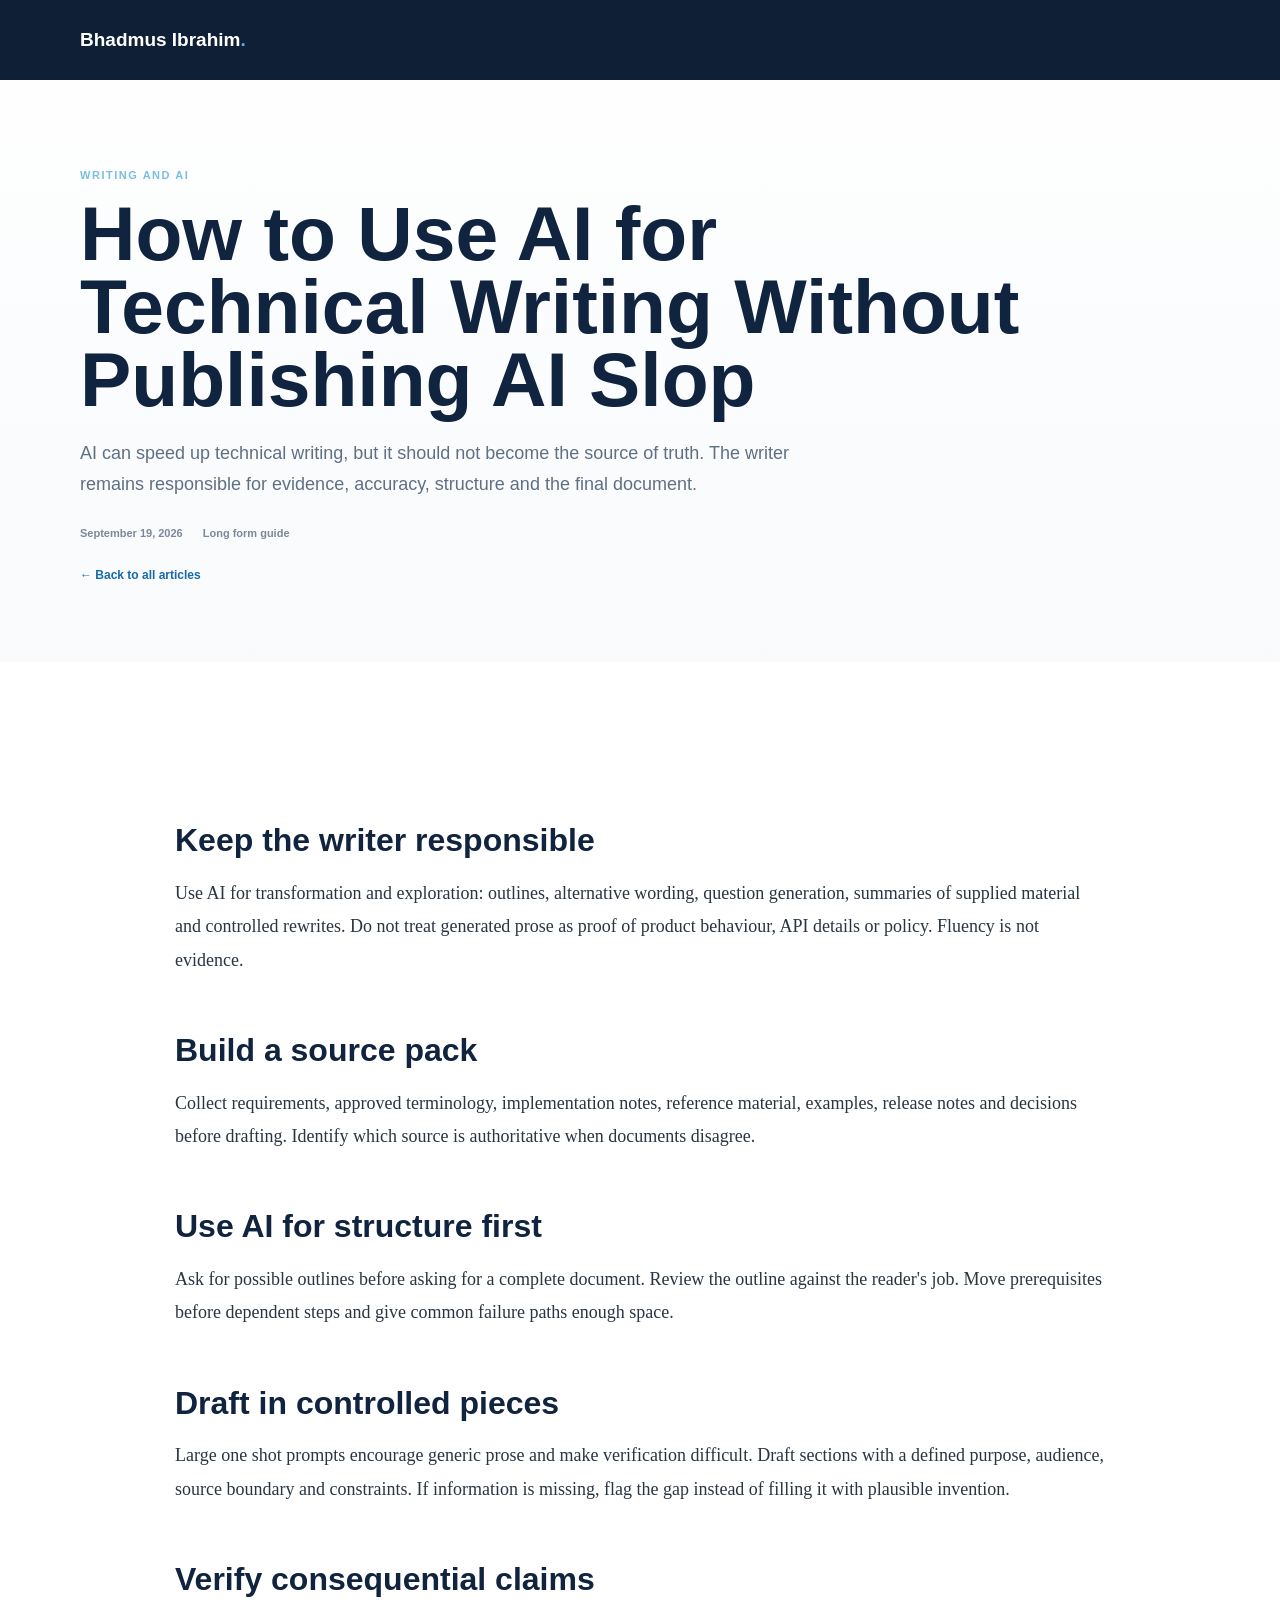
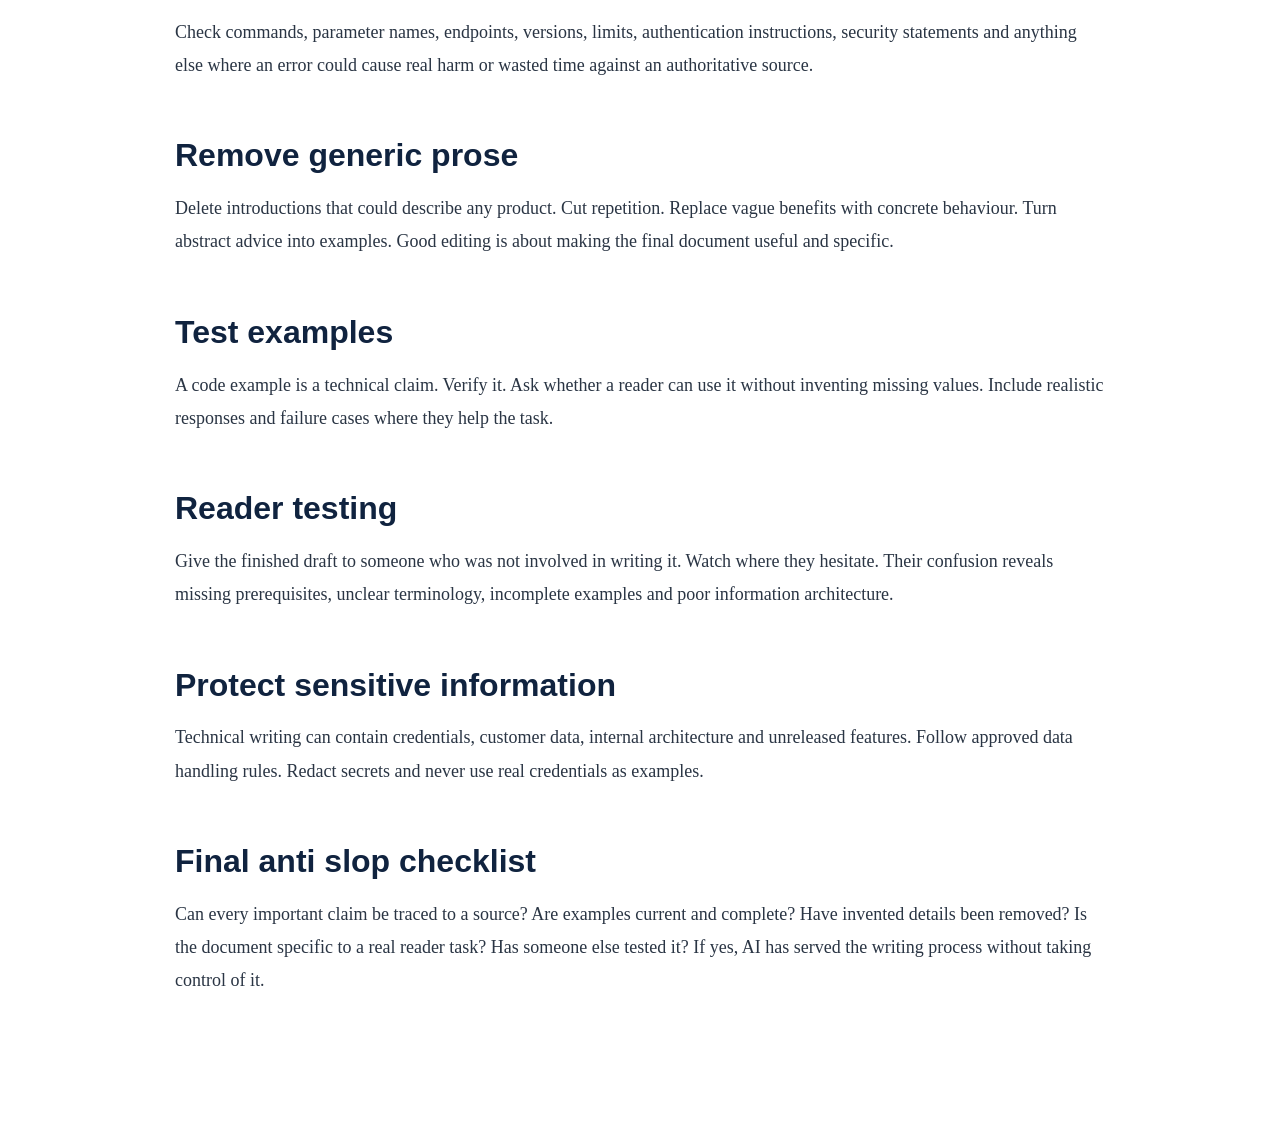
<file: blog/ai-technical-writing/index.html>
<!doctype html><html lang="en"><head><meta charset="utf-8"><meta name="viewport" content="width=device-width,initial-scale=1"><meta name="description" content="A human led workflow for using AI in technical writing without publishing generic or unverified prose."><link rel="stylesheet" href="../../styles.css"><link rel="icon" href="../../favicon.svg"><title>How to Use AI for Technical Writing Without Publishing AI Slop | Bhadmus Ibrahim</title></head><body><header><div class="wrap topbar"><a class="brand" href="../../index.html">Bhadmus Ibrahim<span>.</span></a></div></header><main><section class="article-hero"><div class="wrap"><small>Writing and AI</small><h1>How to Use AI for Technical Writing Without Publishing AI Slop</h1><p class="article-deck">AI can speed up technical writing, but it should not become the source of truth. The writer remains responsible for evidence, accuracy, structure and the final document.</p><div class="article-meta"><span>September 19, 2026</span><span>Long form guide</span></div><a class="back-blog" href="../../blog.html">← Back to all articles</a></div></section><section><div class="wrap article-layout"><article class="article-body"><h2>Keep the writer responsible</h2><p>Use AI for transformation and exploration: outlines, alternative wording, question generation, summaries of supplied material and controlled rewrites. Do not treat generated prose as proof of product behaviour, API details or policy. Fluency is not evidence.</p><h2>Build a source pack</h2><p>Collect requirements, approved terminology, implementation notes, reference material, examples, release notes and decisions before drafting. Identify which source is authoritative when documents disagree.</p><h2>Use AI for structure first</h2><p>Ask for possible outlines before asking for a complete document. Review the outline against the reader's job. Move prerequisites before dependent steps and give common failure paths enough space.</p><h2>Draft in controlled pieces</h2><p>Large one shot prompts encourage generic prose and make verification difficult. Draft sections with a defined purpose, audience, source boundary and constraints. If information is missing, flag the gap instead of filling it with plausible invention.</p><h2>Verify consequential claims</h2><p>Check commands, parameter names, endpoints, versions, limits, authentication instructions, security statements and anything else where an error could cause real harm or wasted time against an authoritative source.</p><h2>Remove generic prose</h2><p>Delete introductions that could describe any product. Cut repetition. Replace vague benefits with concrete behaviour. Turn abstract advice into examples. Good editing is about making the final document useful and specific.</p><h2>Test examples</h2><p>A code example is a technical claim. Verify it. Ask whether a reader can use it without inventing missing values. Include realistic responses and failure cases where they help the task.</p><h2>Reader testing</h2><p>Give the finished draft to someone who was not involved in writing it. Watch where they hesitate. Their confusion reveals missing prerequisites, unclear terminology, incomplete examples and poor information architecture.</p><h2>Protect sensitive information</h2><p>Technical writing can contain credentials, customer data, internal architecture and unreleased features. Follow approved data handling rules. Redact secrets and never use real credentials as examples.</p><h2>Final anti slop checklist</h2><p>Can every important claim be traced to a source? Are examples current and complete? Have invented details been removed? Is the document specific to a real reader task? Has someone else tested it? If yes, AI has served the writing process without taking control of it.</p></article></div></section></main></body></html>
</file>
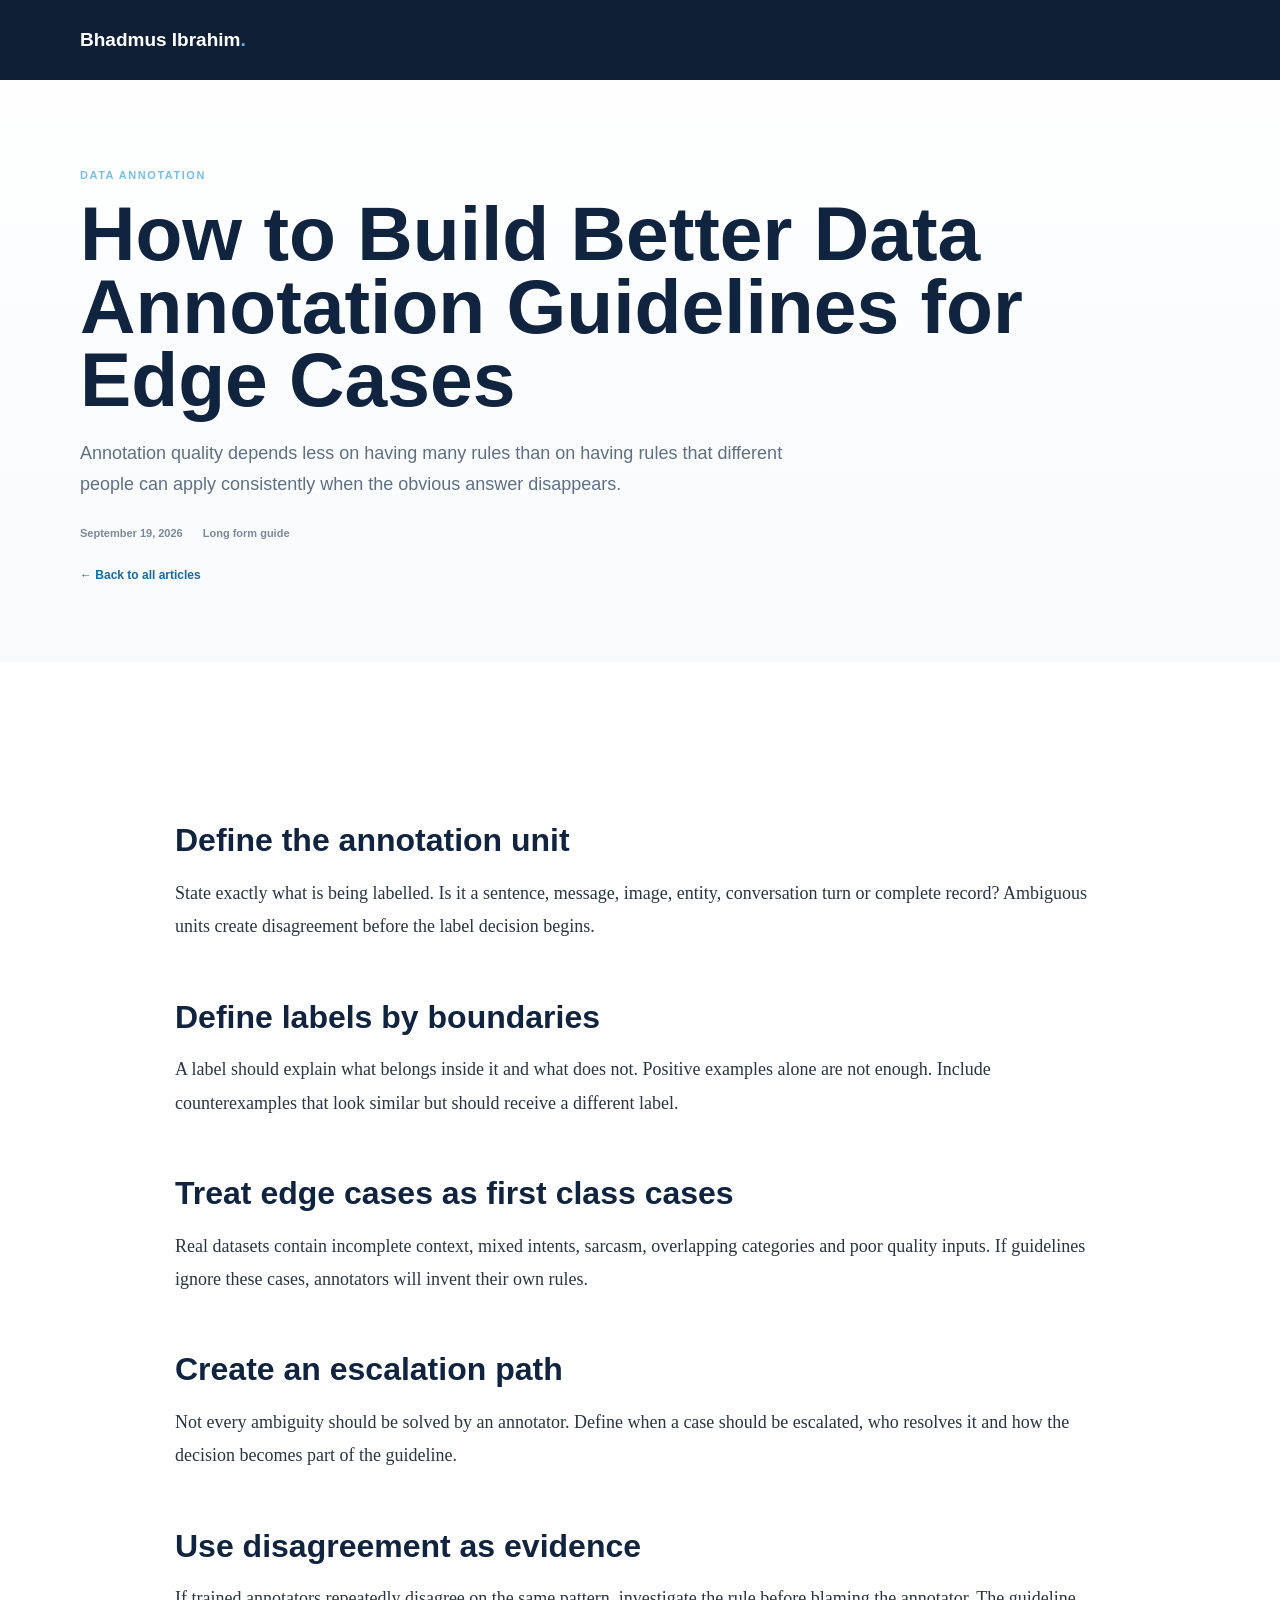
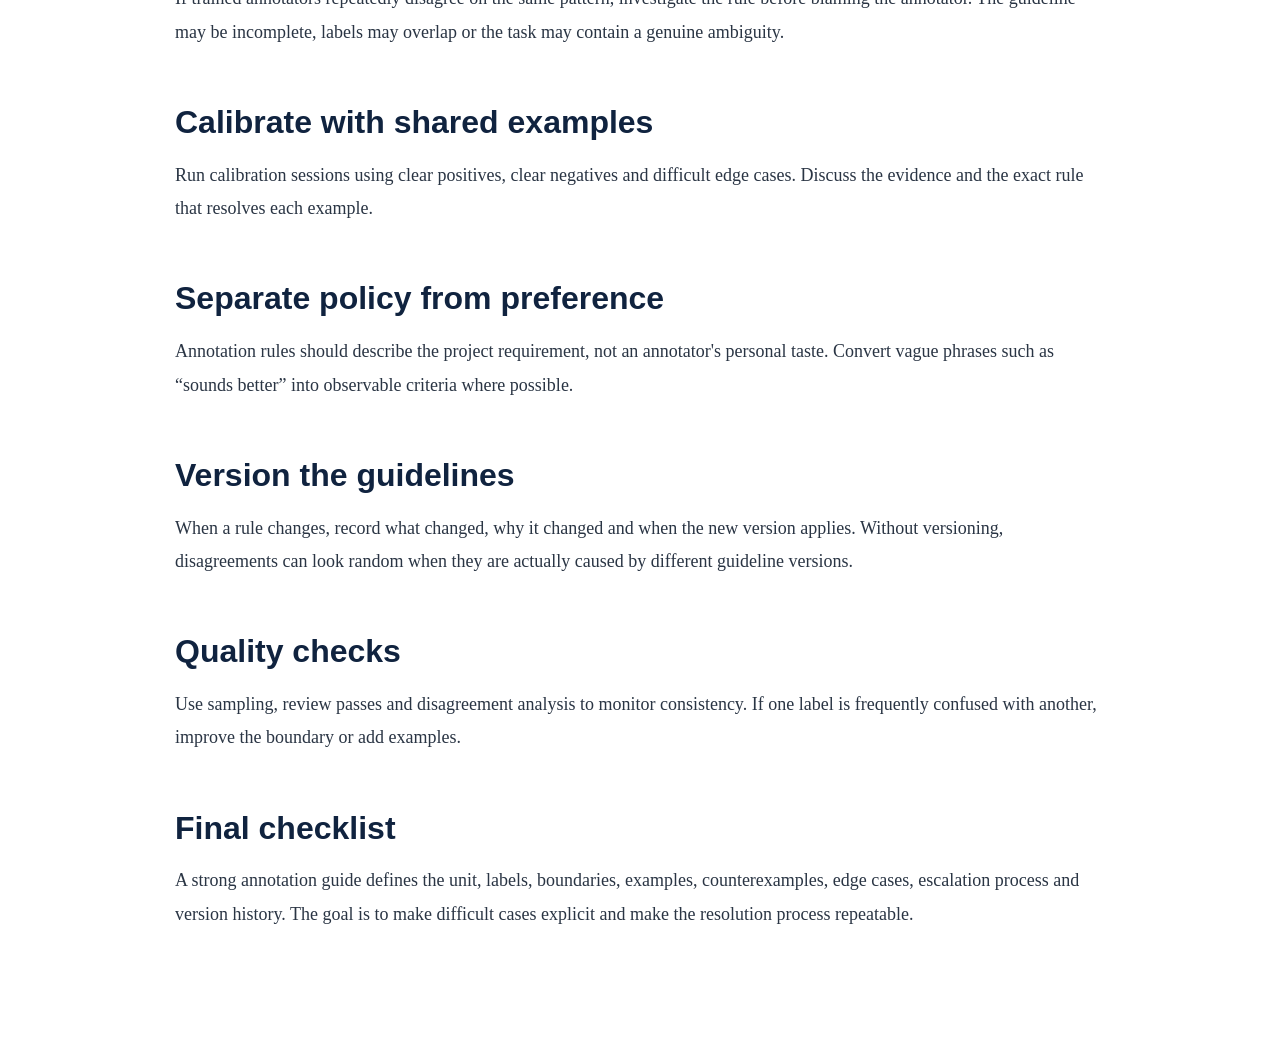
<file: blog/data-annotation-guidelines/index.html>
<!doctype html><html lang="en"><head><meta charset="utf-8"><meta name="viewport" content="width=device-width,initial-scale=1"><meta name="description" content="A practical framework for building better data annotation guidelines for edge cases."><link rel="stylesheet" href="../../styles.css"><link rel="icon" href="../../favicon.svg"><title>How to Build Better Data Annotation Guidelines for Edge Cases | Bhadmus Ibrahim</title></head><body><header><div class="wrap topbar"><a class="brand" href="../../index.html">Bhadmus Ibrahim<span>.</span></a></div></header><main><section class="article-hero"><div class="wrap"><small>Data annotation</small><h1>How to Build Better Data Annotation Guidelines for Edge Cases</h1><p class="article-deck">Annotation quality depends less on having many rules than on having rules that different people can apply consistently when the obvious answer disappears.</p><div class="article-meta"><span>September 19, 2026</span><span>Long form guide</span></div><a class="back-blog" href="../../blog.html">← Back to all articles</a></div></section><section><div class="wrap article-layout"><article class="article-body"><h2>Define the annotation unit</h2><p>State exactly what is being labelled. Is it a sentence, message, image, entity, conversation turn or complete record? Ambiguous units create disagreement before the label decision begins.</p><h2>Define labels by boundaries</h2><p>A label should explain what belongs inside it and what does not. Positive examples alone are not enough. Include counterexamples that look similar but should receive a different label.</p><h2>Treat edge cases as first class cases</h2><p>Real datasets contain incomplete context, mixed intents, sarcasm, overlapping categories and poor quality inputs. If guidelines ignore these cases, annotators will invent their own rules.</p><h2>Create an escalation path</h2><p>Not every ambiguity should be solved by an annotator. Define when a case should be escalated, who resolves it and how the decision becomes part of the guideline.</p><h2>Use disagreement as evidence</h2><p>If trained annotators repeatedly disagree on the same pattern, investigate the rule before blaming the annotator. The guideline may be incomplete, labels may overlap or the task may contain a genuine ambiguity.</p><h2>Calibrate with shared examples</h2><p>Run calibration sessions using clear positives, clear negatives and difficult edge cases. Discuss the evidence and the exact rule that resolves each example.</p><h2>Separate policy from preference</h2><p>Annotation rules should describe the project requirement, not an annotator's personal taste. Convert vague phrases such as “sounds better” into observable criteria where possible.</p><h2>Version the guidelines</h2><p>When a rule changes, record what changed, why it changed and when the new version applies. Without versioning, disagreements can look random when they are actually caused by different guideline versions.</p><h2>Quality checks</h2><p>Use sampling, review passes and disagreement analysis to monitor consistency. If one label is frequently confused with another, improve the boundary or add examples.</p><h2>Final checklist</h2><p>A strong annotation guide defines the unit, labels, boundaries, examples, counterexamples, edge cases, escalation process and version history. The goal is to make difficult cases explicit and make the resolution process repeatable.</p></article></div></section></main></body></html>
</file>
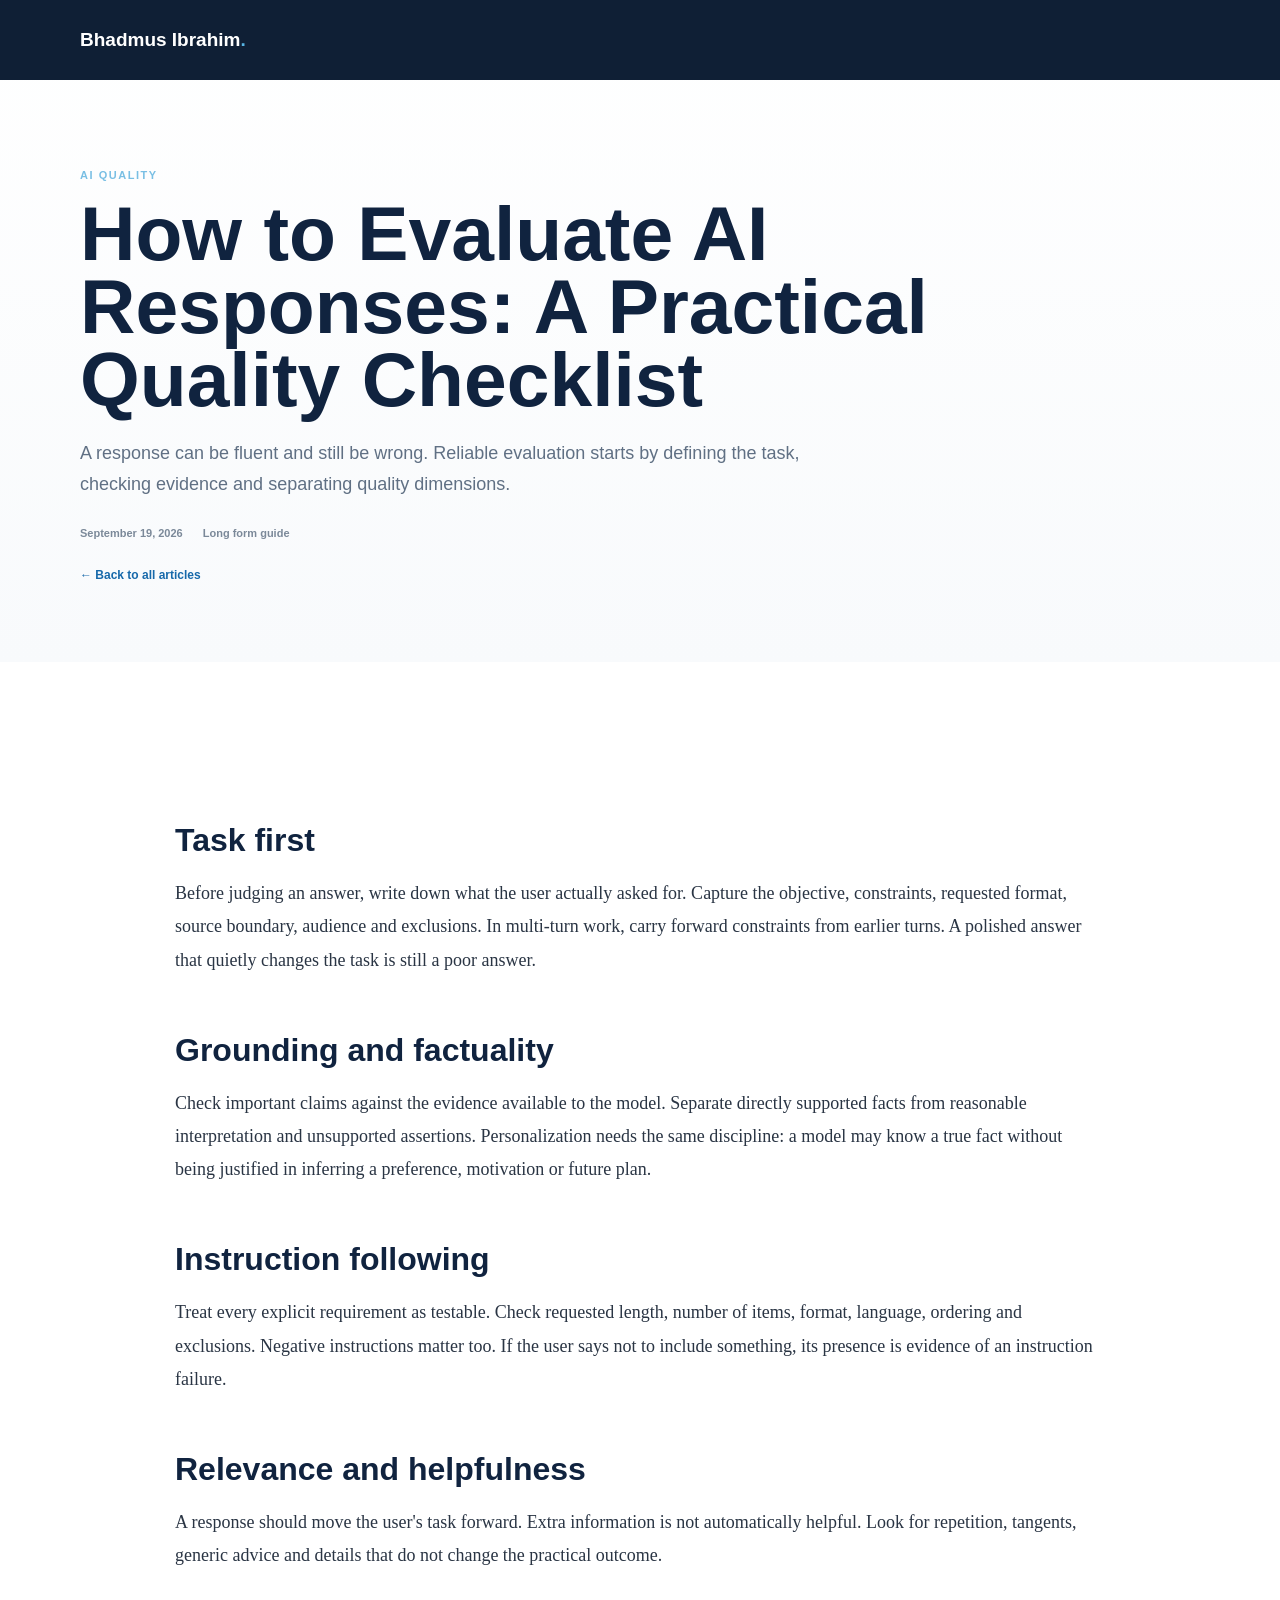
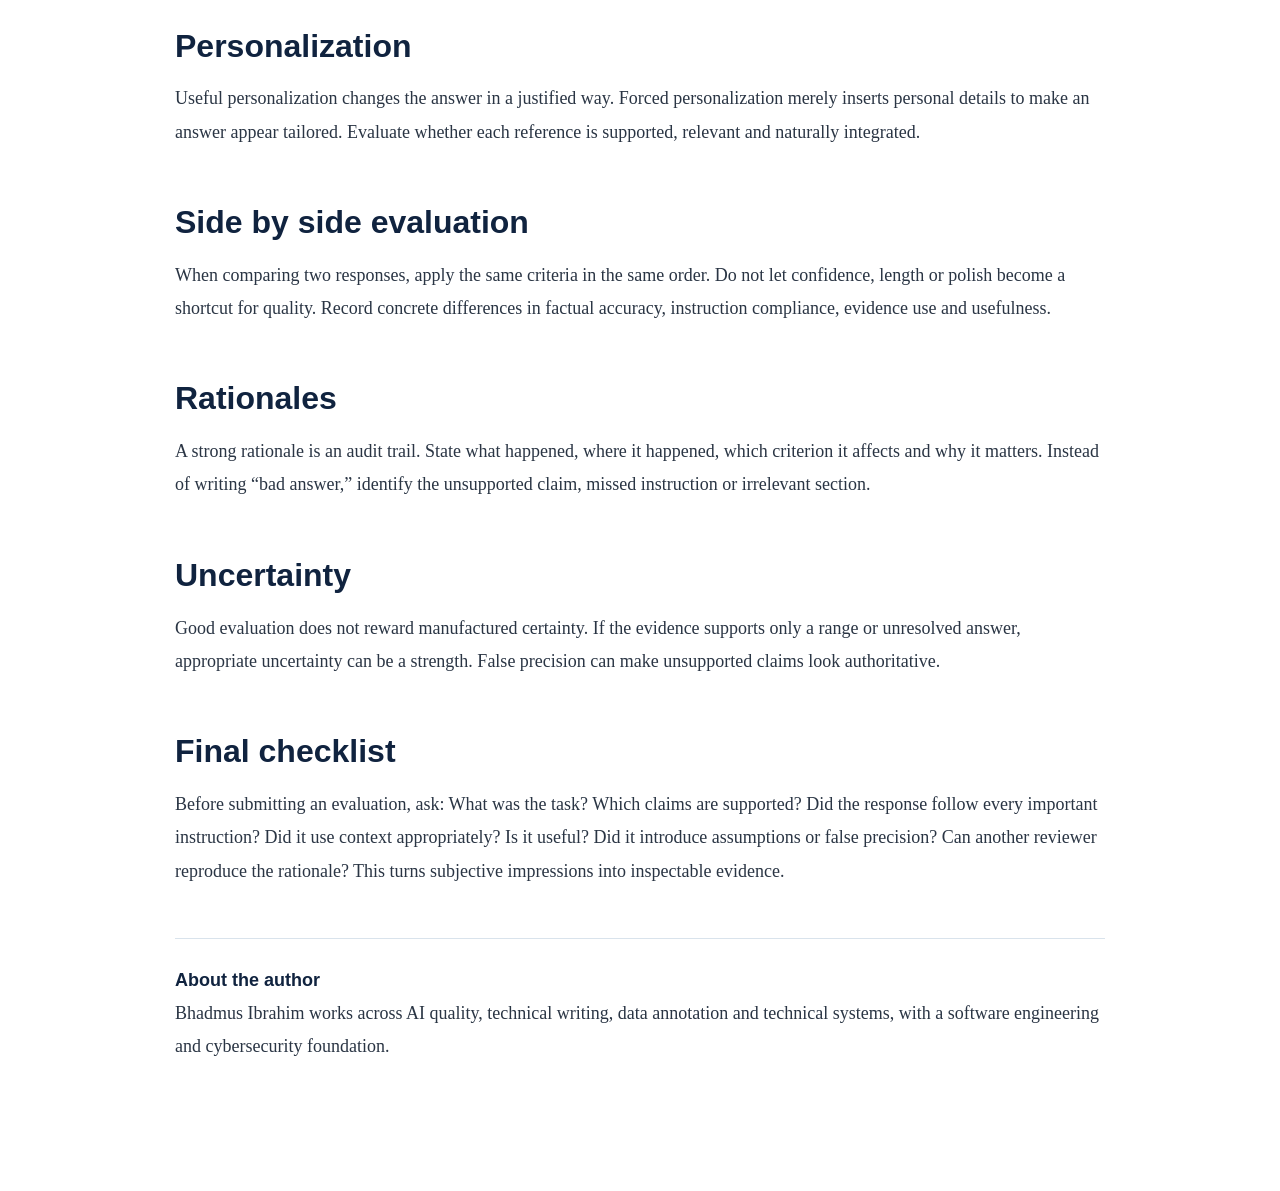
<file: blog/how-to-evaluate-ai-responses/index.html>
<!doctype html><html lang="en"><head><meta charset="utf-8"><meta name="viewport" content="width=device-width,initial-scale=1"><meta name="description" content="A practical framework for evaluating AI responses for grounding, factuality, instruction following and usefulness."><link rel="stylesheet" href="../../styles.css"><link rel="icon" href="../../favicon.svg"><title>How to Evaluate AI Responses: A Practical Quality Checklist | Bhadmus Ibrahim</title></head><body><header><div class="wrap topbar"><a class="brand" href="../../index.html">Bhadmus Ibrahim<span>.</span></a></div></header><main><section class="article-hero"><div class="wrap"><small>AI quality</small><h1>How to Evaluate AI Responses: A Practical Quality Checklist</h1><p class="article-deck">A response can be fluent and still be wrong. Reliable evaluation starts by defining the task, checking evidence and separating quality dimensions.</p><div class="article-meta"><span>September 19, 2026</span><span>Long form guide</span></div><a class="back-blog" href="../../blog.html">← Back to all articles</a></div></section><section><div class="wrap article-layout"><article class="article-body"><h2>Task first</h2><p>Before judging an answer, write down what the user actually asked for. Capture the objective, constraints, requested format, source boundary, audience and exclusions. In multi-turn work, carry forward constraints from earlier turns. A polished answer that quietly changes the task is still a poor answer.</p><h2>Grounding and factuality</h2><p>Check important claims against the evidence available to the model. Separate directly supported facts from reasonable interpretation and unsupported assertions. Personalization needs the same discipline: a model may know a true fact without being justified in inferring a preference, motivation or future plan.</p><h2>Instruction following</h2><p>Treat every explicit requirement as testable. Check requested length, number of items, format, language, ordering and exclusions. Negative instructions matter too. If the user says not to include something, its presence is evidence of an instruction failure.</p><h2>Relevance and helpfulness</h2><p>A response should move the user's task forward. Extra information is not automatically helpful. Look for repetition, tangents, generic advice and details that do not change the practical outcome.</p><h2>Personalization</h2><p>Useful personalization changes the answer in a justified way. Forced personalization merely inserts personal details to make an answer appear tailored. Evaluate whether each reference is supported, relevant and naturally integrated.</p><h2>Side by side evaluation</h2><p>When comparing two responses, apply the same criteria in the same order. Do not let confidence, length or polish become a shortcut for quality. Record concrete differences in factual accuracy, instruction compliance, evidence use and usefulness.</p><h2>Rationales</h2><p>A strong rationale is an audit trail. State what happened, where it happened, which criterion it affects and why it matters. Instead of writing “bad answer,” identify the unsupported claim, missed instruction or irrelevant section.</p><h2>Uncertainty</h2><p>Good evaluation does not reward manufactured certainty. If the evidence supports only a range or unresolved answer, appropriate uncertainty can be a strength. False precision can make unsupported claims look authoritative.</p><h2>Final checklist</h2><p>Before submitting an evaluation, ask: What was the task? Which claims are supported? Did the response follow every important instruction? Did it use context appropriately? Is it useful? Did it introduce assumptions or false precision? Can another reviewer reproduce the rationale? This turns subjective impressions into inspectable evidence.</p><div class="article-end"><strong>About the author</strong><p>Bhadmus Ibrahim works across AI quality, technical writing, data annotation and technical systems, with a software engineering and cybersecurity foundation.</p></div></article></div></section></main></body></html>
</file>
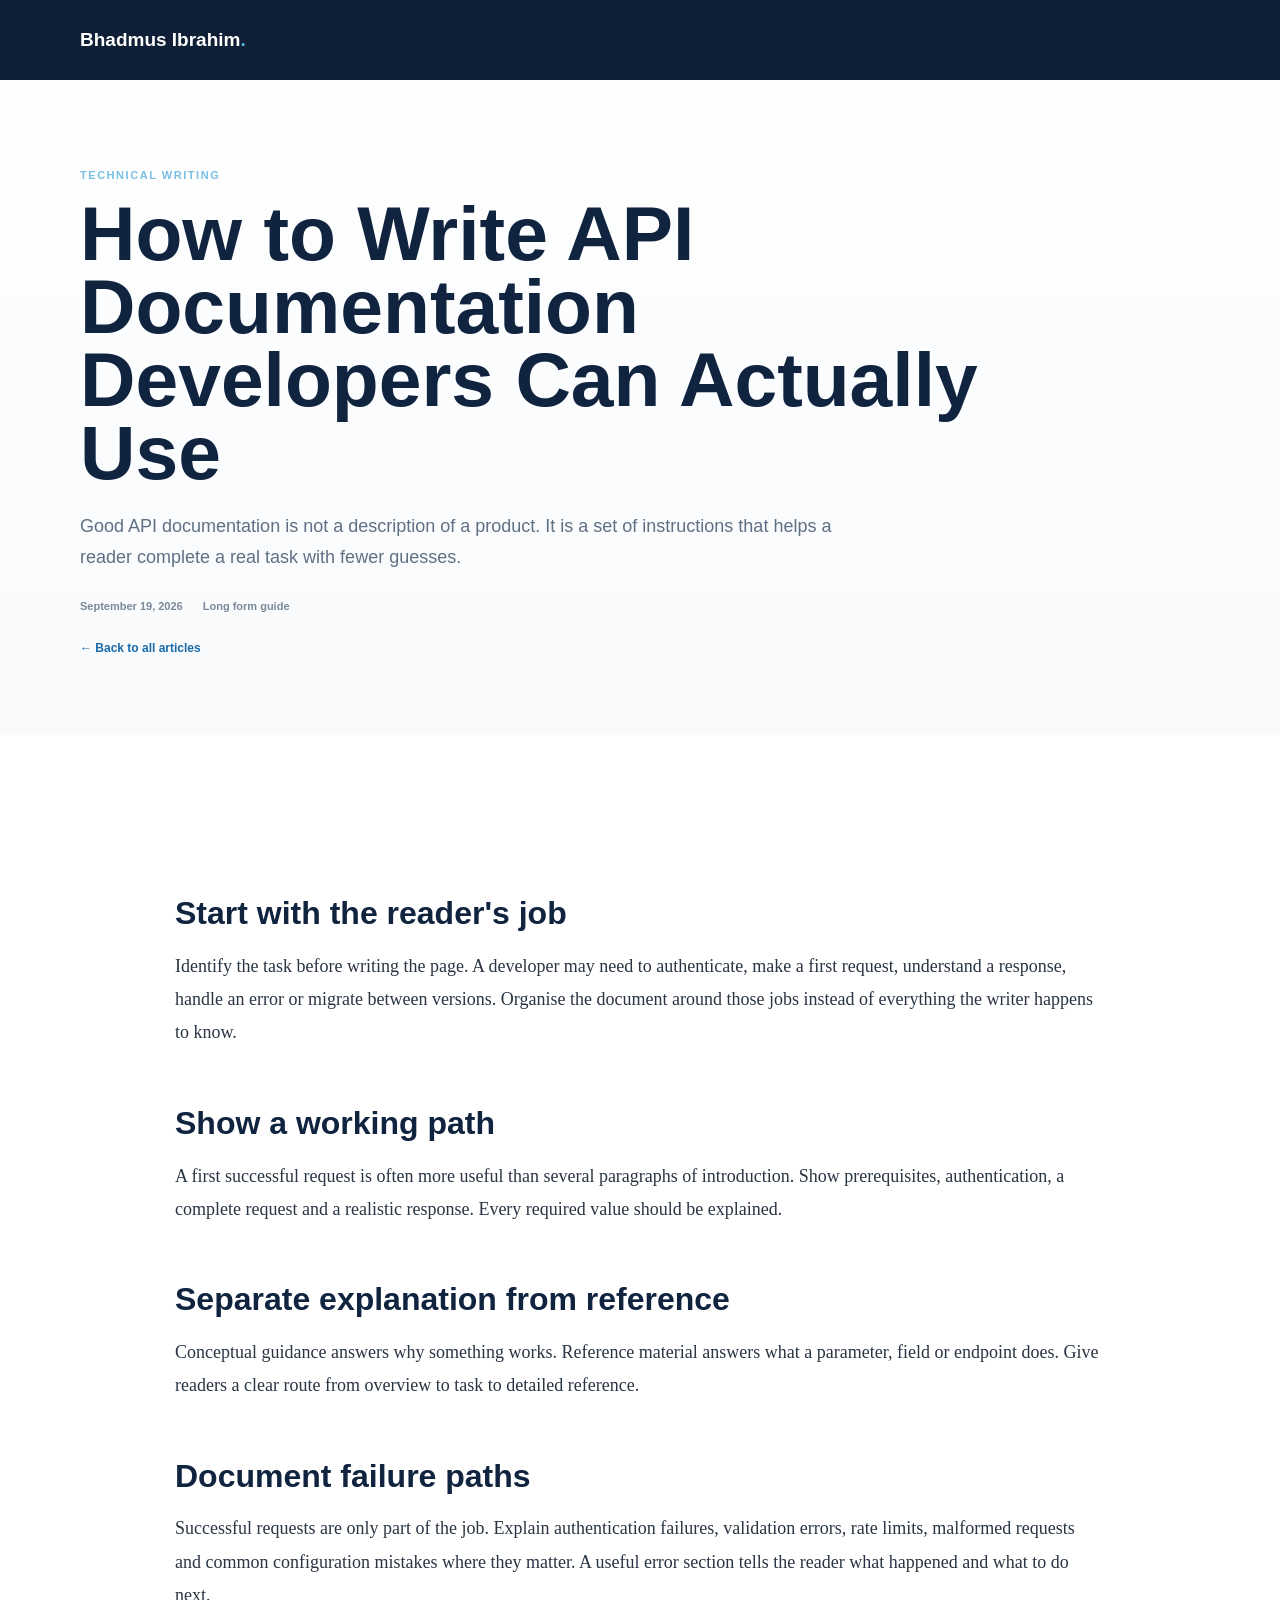
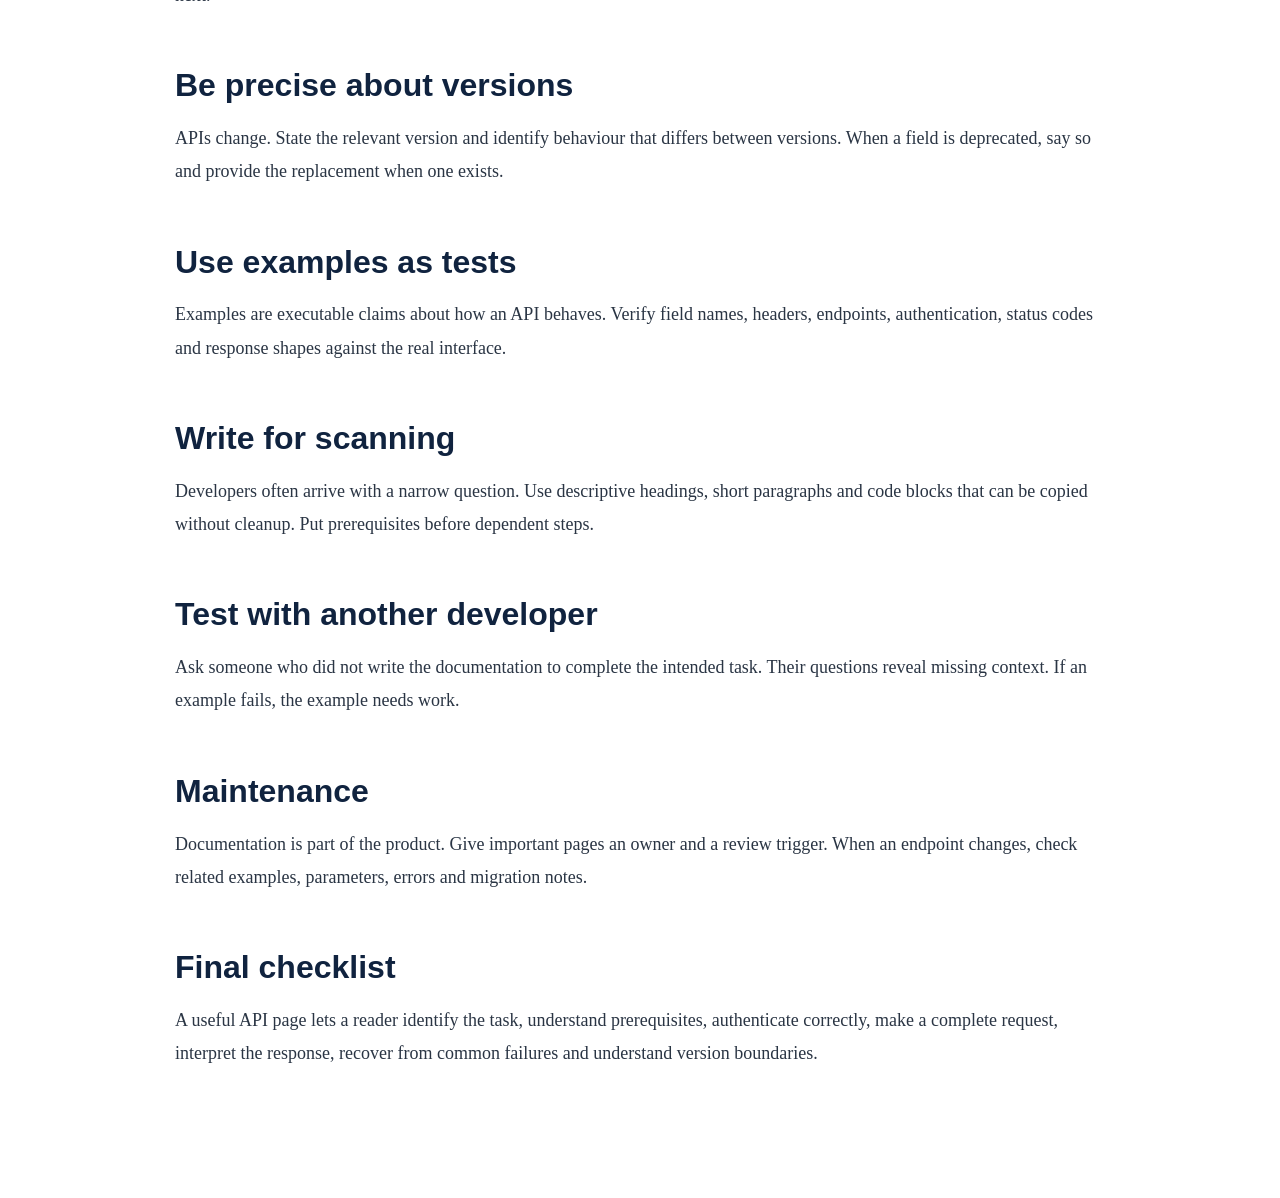
<file: blog/how-to-write-api-documentation/index.html>
<!doctype html><html lang="en"><head><meta charset="utf-8"><meta name="viewport" content="width=device-width,initial-scale=1"><meta name="description" content="A practical guide to writing API documentation developers can actually use."><link rel="stylesheet" href="../../styles.css"><link rel="icon" href="../../favicon.svg"><title>How to Write API Documentation Developers Can Actually Use | Bhadmus Ibrahim</title></head><body><header><div class="wrap topbar"><a class="brand" href="../../index.html">Bhadmus Ibrahim<span>.</span></a></div></header><main><section class="article-hero"><div class="wrap"><small>Technical writing</small><h1>How to Write API Documentation Developers Can Actually Use</h1><p class="article-deck">Good API documentation is not a description of a product. It is a set of instructions that helps a reader complete a real task with fewer guesses.</p><div class="article-meta"><span>September 19, 2026</span><span>Long form guide</span></div><a class="back-blog" href="../../blog.html">← Back to all articles</a></div></section><section><div class="wrap article-layout"><article class="article-body"><h2>Start with the reader's job</h2><p>Identify the task before writing the page. A developer may need to authenticate, make a first request, understand a response, handle an error or migrate between versions. Organise the document around those jobs instead of everything the writer happens to know.</p><h2>Show a working path</h2><p>A first successful request is often more useful than several paragraphs of introduction. Show prerequisites, authentication, a complete request and a realistic response. Every required value should be explained.</p><h2>Separate explanation from reference</h2><p>Conceptual guidance answers why something works. Reference material answers what a parameter, field or endpoint does. Give readers a clear route from overview to task to detailed reference.</p><h2>Document failure paths</h2><p>Successful requests are only part of the job. Explain authentication failures, validation errors, rate limits, malformed requests and common configuration mistakes where they matter. A useful error section tells the reader what happened and what to do next.</p><h2>Be precise about versions</h2><p>APIs change. State the relevant version and identify behaviour that differs between versions. When a field is deprecated, say so and provide the replacement when one exists.</p><h2>Use examples as tests</h2><p>Examples are executable claims about how an API behaves. Verify field names, headers, endpoints, authentication, status codes and response shapes against the real interface.</p><h2>Write for scanning</h2><p>Developers often arrive with a narrow question. Use descriptive headings, short paragraphs and code blocks that can be copied without cleanup. Put prerequisites before dependent steps.</p><h2>Test with another developer</h2><p>Ask someone who did not write the documentation to complete the intended task. Their questions reveal missing context. If an example fails, the example needs work.</p><h2>Maintenance</h2><p>Documentation is part of the product. Give important pages an owner and a review trigger. When an endpoint changes, check related examples, parameters, errors and migration notes.</p><h2>Final checklist</h2><p>A useful API page lets a reader identify the task, understand prerequisites, authenticate correctly, make a complete request, interpret the response, recover from common failures and understand version boundaries.</p></article></div></section></main></body></html>
</file>
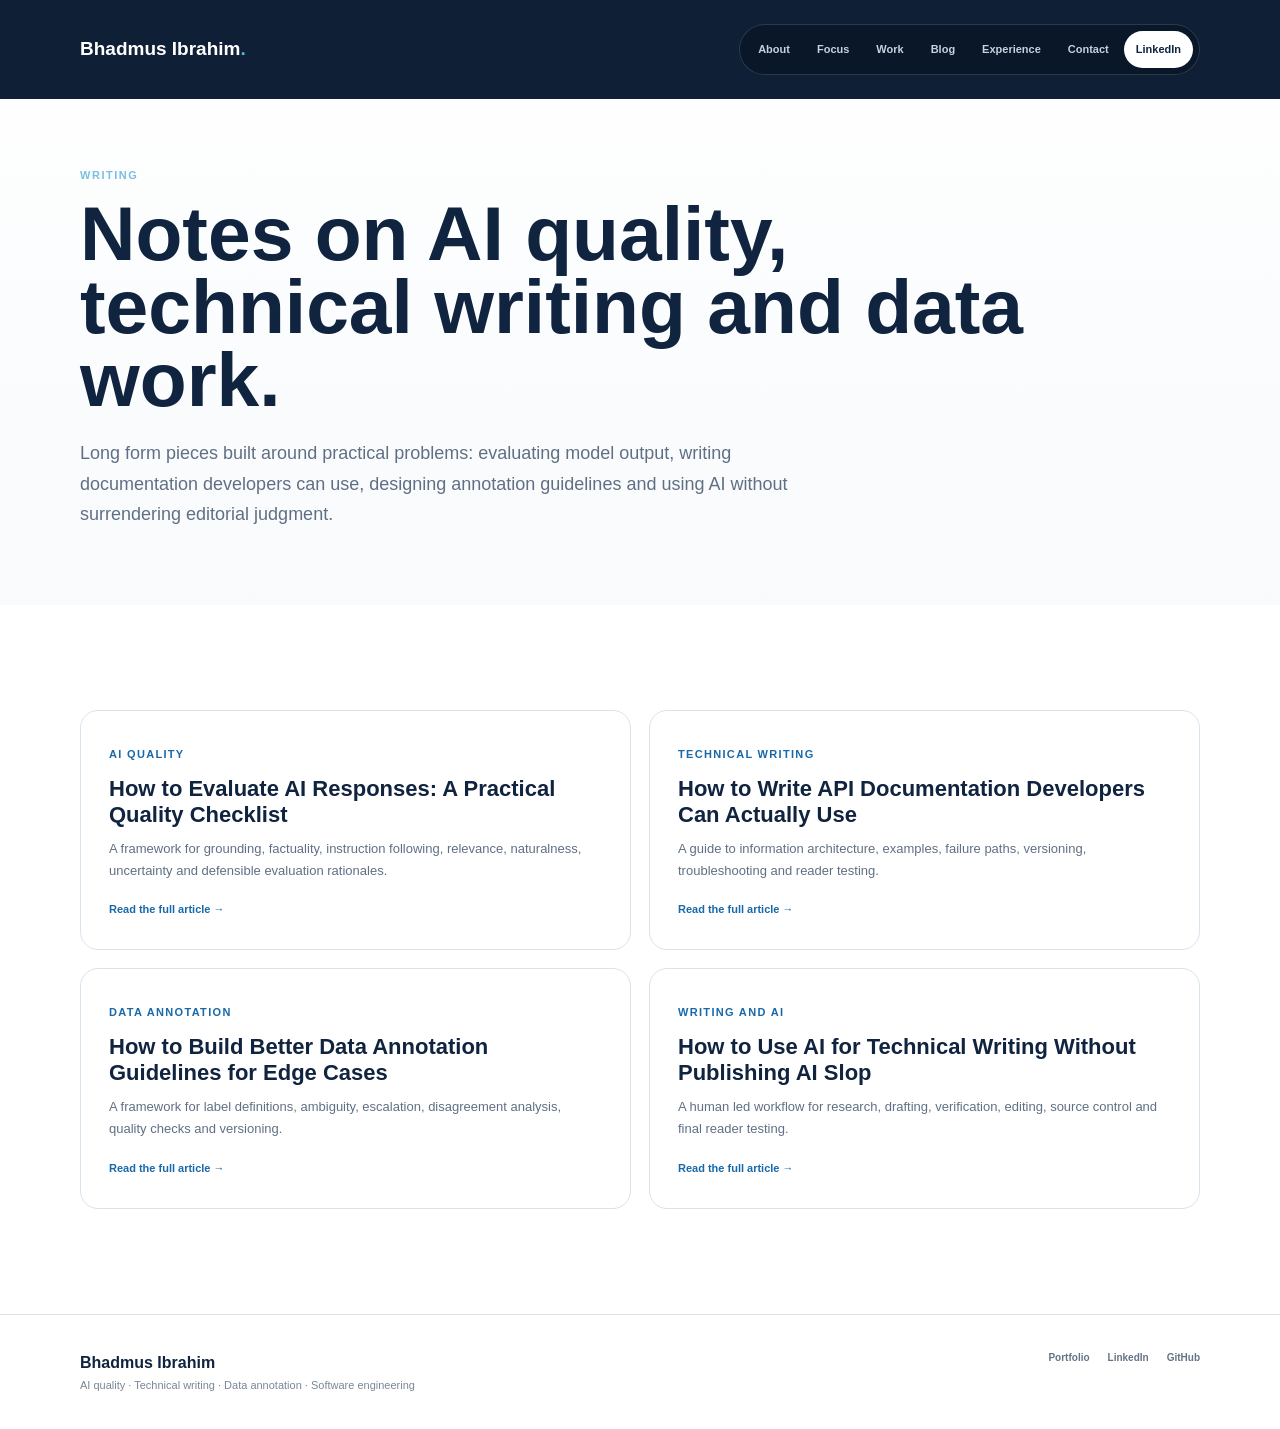
<file: blog.html>
<!doctype html><html lang="en"><head><meta charset="utf-8"><meta name="viewport" content="width=device-width,initial-scale=1"><meta name="description" content="Long form articles by Bhadmus Ibrahim on AI quality evaluation, technical writing, data annotation and AI assisted writing."><link rel="canonical" href="https://ibrahim.vercel.app/blog.html"><link rel="stylesheet" href="styles.css"><link rel="icon" href="favicon.svg" type="image/svg+xml"><title>Blog | Bhadmus Ibrahim</title></head><body><a class="skip" href="#main">Skip to content</a><header><div class="wrap topbar"><a class="brand" href="index.html">Bhadmus Ibrahim<span>.</span></a><nav class="nav"><a href="index.html#about">About</a><a href="index.html#focus">Focus</a><a href="index.html#work">Work</a><a href="blog.html">Blog</a><a href="index.html#experience">Experience</a><a href="index.html#contact">Contact</a><a class="navcta" href="https://www.linkedin.com/in/ibrahim-bhadmus-08a997428">LinkedIn</a></nav></div></header><main id="main"><section class="article-hero"><div class="wrap"><small>WRITING</small><h1>Notes on AI quality, technical writing and data work.</h1><p class="article-deck">Long form pieces built around practical problems: evaluating model output, writing documentation developers can use, designing annotation guidelines and using AI without surrendering editorial judgment.</p></div></section><section><div class="wrap"><div class="blog-grid"><article class="blog-card"><small>AI quality</small><h3>How to Evaluate AI Responses: A Practical Quality Checklist</h3><p>A framework for grounding, factuality, instruction following, relevance, naturalness, uncertainty and defensible evaluation rationales.</p><a href="blog/how-to-evaluate-ai-responses/">Read the full article →</a></article><article class="blog-card"><small>Technical writing</small><h3>How to Write API Documentation Developers Can Actually Use</h3><p>A guide to information architecture, examples, failure paths, versioning, troubleshooting and reader testing.</p><a href="blog/how-to-write-api-documentation/">Read the full article →</a></article><article class="blog-card"><small>Data annotation</small><h3>How to Build Better Data Annotation Guidelines for Edge Cases</h3><p>A framework for label definitions, ambiguity, escalation, disagreement analysis, quality checks and versioning.</p><a href="blog/data-annotation-guidelines/">Read the full article →</a></article><article class="blog-card"><small>Writing and AI</small><h3>How to Use AI for Technical Writing Without Publishing AI Slop</h3><p>A human led workflow for research, drafting, verification, editing, source control and final reader testing.</p><a href="blog/ai-technical-writing/">Read the full article →</a></article></div></div></section></main><footer><div class="wrap footer-grid"><div><strong>Bhadmus Ibrahim</strong><p>AI quality · Technical writing · Data annotation · Software engineering</p></div><div class="footer-links"><a href="index.html">Portfolio</a><a href="https://www.linkedin.com/in/ibrahim-bhadmus-08a997428">LinkedIn</a><a href="https://github.com/007Jamal">GitHub</a></div></div></footer></body></html>
</file>
<file: styles.css>
:root{--navy:#10233f;--blue:#1769aa;--ink:#182334;--muted:#607084;--soft:#f4f7fa;--line:#d9e3ec;--pale:#eaf4fa;--max:1120px}*{box-sizing:border-box;margin:0;padding:0}html{scroll-behavior:smooth}body{font-family:Inter,Arial,sans-serif;color:var(--ink);line-height:1.7;background:#fff}a{text-decoration:none;color:inherit}.wrap{width:min(var(--max),calc(100% - 40px));margin:auto}.skip{position:absolute;left:12px;top:-60px;background:var(--navy);color:#fff;padding:10px 14px;border-radius:8px;z-index:100}.skip:focus{top:12px}.progress{position:fixed;top:0;left:0;width:0;height:3px;background:var(--blue);z-index:9999}header{position:absolute;top:0;left:0;right:0;z-index:20;padding:24px 0;background:#0f1f35}.topbar{display:flex;justify-content:space-between;align-items:center;gap:24px}.brand{font-size:19px;font-weight:900;color:#fff}.brand span{color:#58b5e4}.nav{display:flex;gap:3px;align-items:center;padding:6px;border:1px solid #ffffff26;background:#081627cc;backdrop-filter:blur(12px);border-radius:999px}.nav a{font-size:11px;font-weight:750;color:#c5d2df;padding:9px 12px;border-radius:999px}.nav a:hover{background:#ffffff17;color:#fff}.nav .navcta{background:#fff;color:var(--navy)}.hero{min-height:760px;padding:150px 0 90px;display:flex;align-items:center;background:#0f1f35;color:#fff;background-image:linear-gradient(#ffffff0b 1px,transparent 1px),linear-gradient(90deg,#ffffff0b 1px,transparent 1px),radial-gradient(circle at 78% 42%,#1769aa47,transparent 34%);background-size:56px 56px,56px 56px,100% 100%;overflow:hidden}.hero-grid{display:grid;grid-template-columns:1.18fr .82fr;gap:70px;align-items:center}.eyebrow,.hero small,section>div>small,.contact-box>div>small{font-size:11px;font-weight:800;letter-spacing:.14em;text-transform:uppercase;color:#79bfe4}.hero h1{font-family:Georgia,serif;font-size:clamp(4.2rem,7.5vw,7.8rem);line-height:.88;letter-spacing:-.07em;max-width:800px;margin:18px 0 30px}.hero h1 span,.contact h2 span{color:#58b5e4}.hero-copy{font-size:17px;max-width:650px;color:#c9d6e3}.actions{display:flex;gap:10px;flex-wrap:wrap;margin-top:30px}.btn{display:inline-flex;align-items:center;justify-content:center;border-radius:9px;padding:13px 18px;font-size:12px;font-weight:800;border:1px solid #ffffff38}.btn.primary{background:#2a91c9;color:#fff;border-color:#2a91c9}.btn.secondary{background:transparent;color:#fff}.availability{display:flex;gap:9px;align-items:center;margin-top:18px;font-size:11px;color:#9fb0c0}.availability i{width:7px;height:7px;border-radius:50%;background:#48c58a;box-shadow:0 0 0 5px #48c58a1f}.hero-visual{position:relative;min-height:470px}.review-card{position:absolute;left:8%;top:4%;width:78%;background:#fff;color:var(--ink);border:1px solid var(--line);border-radius:20px;padding:28px;box-shadow:0 25px 70px #00000040;transform:rotate(-2deg)}.review-card strong{display:block;font-size:13px;color:var(--navy);margin-bottom:20px}.review-card div{display:flex;gap:12px;padding:14px 0;border-top:1px solid #edf1f4;font-size:12px}.review-card b{margin-left:auto;font-size:11px;color:var(--navy)}.floating{position:absolute;background:#fff;color:var(--ink);border:1px solid var(--line);border-radius:12px;box-shadow:0 16px 35px #0000002e;padding:15px 16px;font-size:11px;line-height:1.45}.floating strong{display:block;color:var(--navy)}.floating.one{right:0;bottom:22%;width:190px}.floating.two{left:0;bottom:3%;width:180px}section{padding:105px 0}.soft,.contact{background:var(--soft)}.section-head{display:flex;justify-content:space-between;align-items:flex-end;gap:40px;margin-bottom:48px}.section-head h2{font-size:clamp(3rem,6vw,5.8rem);line-height:.9;letter-spacing:-.07em;color:var(--navy)}.section-head p{max-width:510px;color:var(--muted);font-size:14px}.about-grid{display:grid;grid-template-columns:1fr 1fr;gap:18px}.card{border:1px solid var(--line);border-radius:18px;padding:34px;background:#fff}.card h3{font-size:15px;color:var(--navy);margin-bottom:12px}.card p{color:#59687a;font-size:14px}.quote{font-size:24px!important;line-height:1.35!important;color:var(--navy)!important;font-weight:750}.focus-grid{display:grid;grid-template-columns:repeat(4,1fr);gap:14px}.focus-card{border:1px solid var(--line);background:#fff;border-radius:16px;padding:26px;min-height:220px}.focus-card h3{font-size:16px;color:var(--navy);margin-bottom:10px}.focus-card p{font-size:13px;color:var(--muted)}.cap-grid{display:grid;grid-template-columns:1fr 1fr;gap:50px}.cap-list{border-top:1px solid var(--line)}.cap-row{display:grid;grid-template-columns:45px 1fr;gap:15px;padding:18px 0;border-bottom:1px solid var(--line)}.cap-row>b{font-size:11px;color:var(--blue)}.cap-row strong{display:block;font-size:14px;color:var(--navy)}.cap-row span{display:block;font-size:13px;color:var(--muted);margin-top:4px}.cap-copy{font-size:30px;line-height:1.25;color:var(--navy);font-weight:700}.work-grid{display:grid;grid-template-columns:1.15fr .85fr;gap:18px}.project{border:1px solid var(--line);border-radius:18px;overflow:hidden;background:#fff}.project img{width:100%;height:300px;object-fit:contain;background:#f4f7fa;display:block;padding:18px}.project>div{padding:26px}.project small,.blog-card small{font-size:11px;font-weight:800;text-transform:uppercase;letter-spacing:.12em;color:var(--blue)}.project h3{font-size:20px;color:var(--navy);margin:8px 0}.project p,.blog-card p{font-size:13px;color:var(--muted)}.timeline{border-top:1px solid var(--line)}.timeline>div{padding:28px 0;border-bottom:1px solid var(--line)}.timeline b{font-size:11px;color:#708093}.timeline h3{font-size:18px;color:var(--navy);margin:5px 0}.timeline p{font-size:13px;color:var(--muted);max-width:850px}.skills-grid{display:grid;grid-template-columns:repeat(3,1fr);gap:14px}.skills-grid>div{border:1px solid var(--line);background:#fff;border-radius:14px;padding:24px}.skills-grid h3{font-size:13px;color:var(--navy);margin-bottom:12px}.skills-grid p{font-size:12px;color:var(--muted)}.blog-grid{display:grid;grid-template-columns:repeat(2,1fr);gap:18px}.blog-card{border:1px solid var(--line);border-radius:18px;background:#fff;padding:28px}.blog-card h3{font-size:22px;line-height:1.18;color:var(--navy);margin:10px 0}.blog-card a{display:inline-block;margin-top:18px;font-size:11px;font-weight:850;color:var(--blue)}.contact-box{border:1px solid var(--line);border-radius:20px;background:#fff;padding:60px}.contact-box h2{font-size:clamp(3rem,6vw,6rem);line-height:.88;letter-spacing:-.075em;color:var(--navy);max-width:700px}.contact-box>div>p{max-width:650px;color:var(--muted);font-size:14px;margin-top:24px}.contact-links{display:grid;gap:10px;margin-top:28px}.contact-links a,.contact-links>span{display:flex;justify-content:space-between;gap:20px;border-bottom:1px solid var(--line);padding:12px 0;font-size:12px;font-weight:750;color:var(--navy)}.contact-links span{color:var(--blue)}footer{padding:34px 0;border-top:1px solid var(--line);background:#fff}.footer-grid{display:grid;grid-template-columns:1fr auto;gap:30px}.footer-grid strong{color:var(--navy)}.footer-grid p{font-size:11px;color:#7a8795}.footer-links{display:flex;gap:18px;flex-wrap:wrap}.footer-links a{font-size:10px;font-weight:800;color:#657486}.article-hero{padding:160px 0 75px;background:linear-gradient(180deg,#fff,#f8fafc)}.article-hero h1{font-size:clamp(3rem,6vw,6rem);max-width:950px;margin:10px 0 22px;color:var(--navy);line-height:.95}.article-deck{font-size:18px;color:var(--muted);max-width:760px}.article-meta{display:flex;gap:20px;margin-top:25px;font-size:11px;font-weight:750;color:#7b8999}.article-layout{max-width:930px}.article-body{font-family:Georgia,serif;font-size:18px;line-height:1.85;color:#2a3544}.article-body h2{font-family:Inter,Arial,sans-serif;font-size:32px;line-height:1.15;color:var(--navy);margin:55px 0 18px}.article-body p{margin-bottom:22px}.back-blog{display:inline-block;margin-top:22px;color:var(--blue);font-size:12px;font-weight:800}.article-end{border-top:1px solid var(--line);padding-top:25px;margin-top:50px}.article-end strong{font-family:Inter,Arial,sans-serif;color:var(--navy)}@media(max-width:900px){.hero-grid,.cap-grid,.work-grid,.about-grid{grid-template-columns:1fr}.focus-grid{grid-template-columns:repeat(2,1fr)}.skills-grid{grid-template-columns:repeat(2,1fr)}.blog-grid{grid-template-columns:1fr}}@media(max-width:640px){.wrap{width:calc(100% - 28px)}header{padding-top:15px}.nav{display:none}.hero{padding:120px 0 70px}.hero h1{font-size:clamp(3.3rem,17vw,5.3rem)}.hero-visual{min-height:390px}.review-card{left:0;width:92%}.floating.one{right:0;bottom:17%}.floating.two{left:0;bottom:0}section{padding:75px 0}.section-head{display:block;margin-bottom:30px}.section-head h2{margin-bottom:15px}.focus-grid,.skills-grid{grid-template-columns:1fr}.contact-box{padding:30px}.footer-grid{grid-template-columns:1fr}.article-hero{padding:125px 0 60px}.article-body{font-size:17px}.article-body h2{font-size:28px}}
</file>
